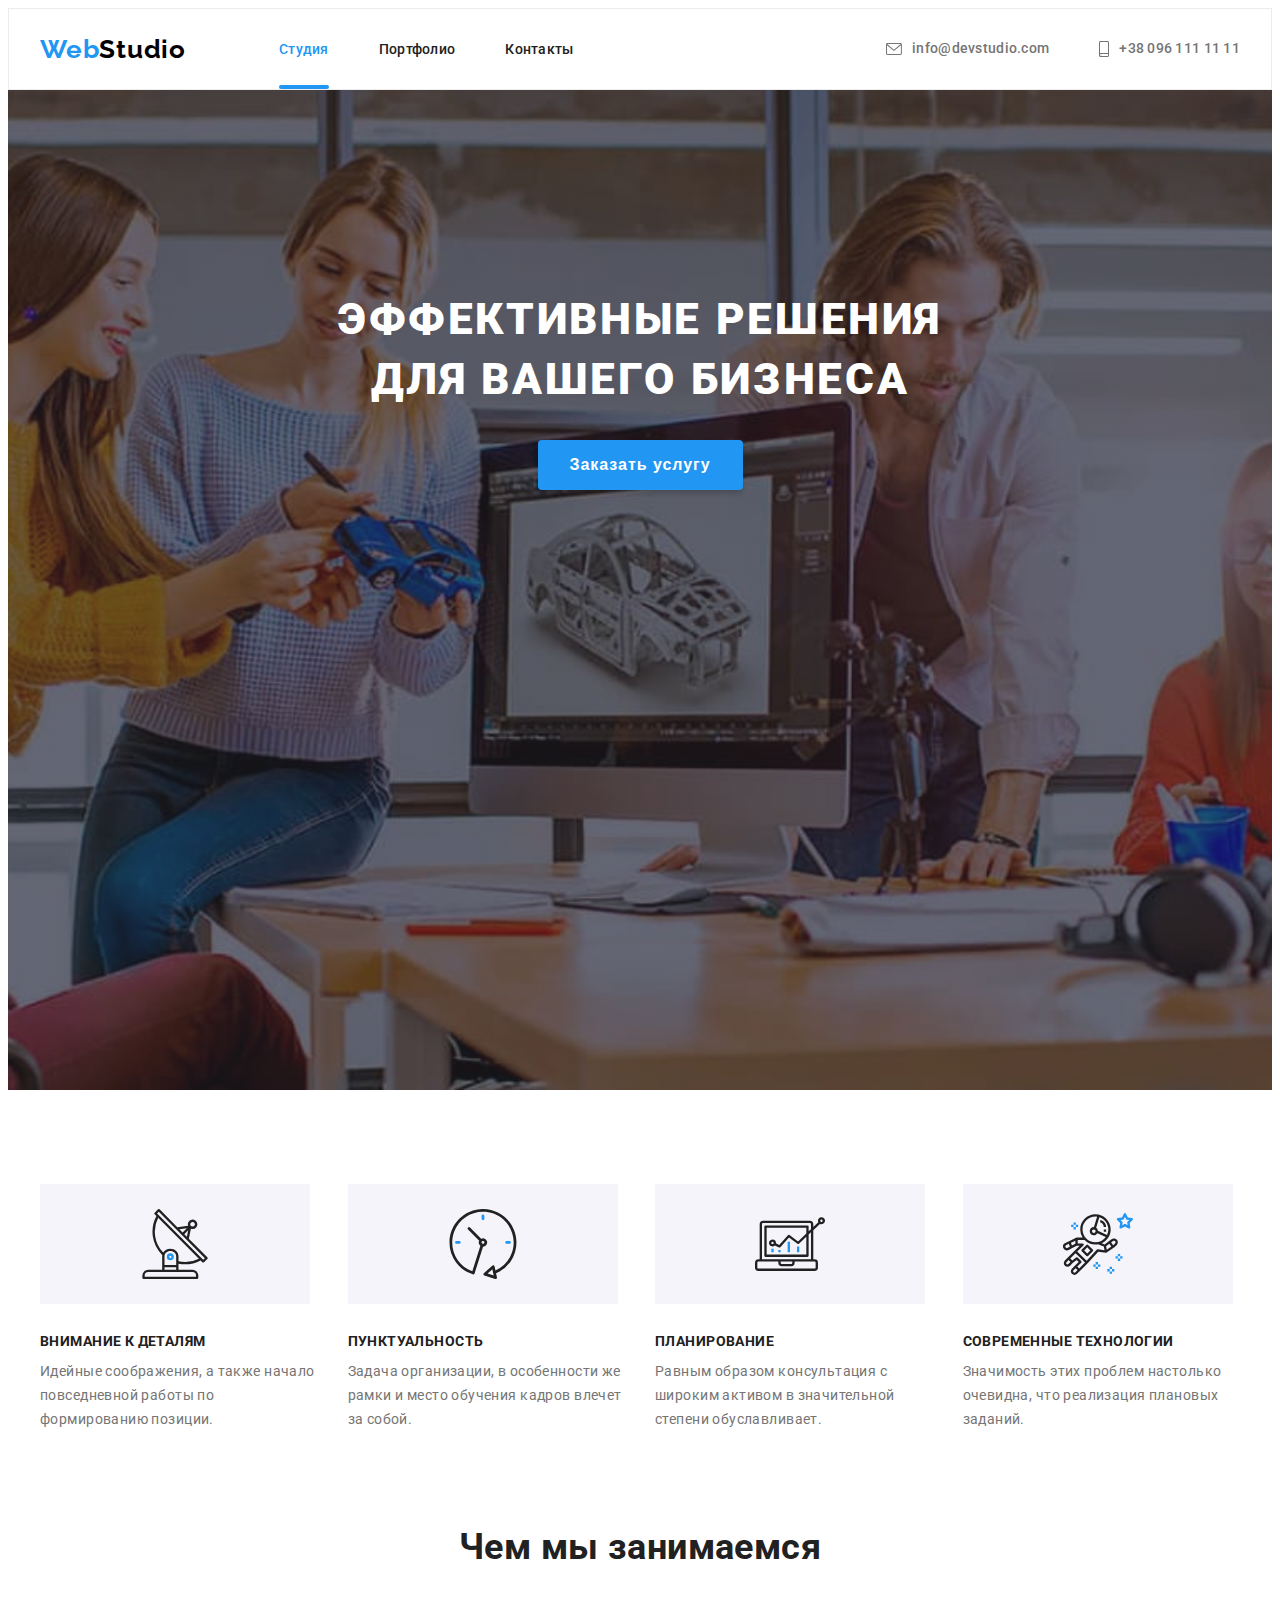
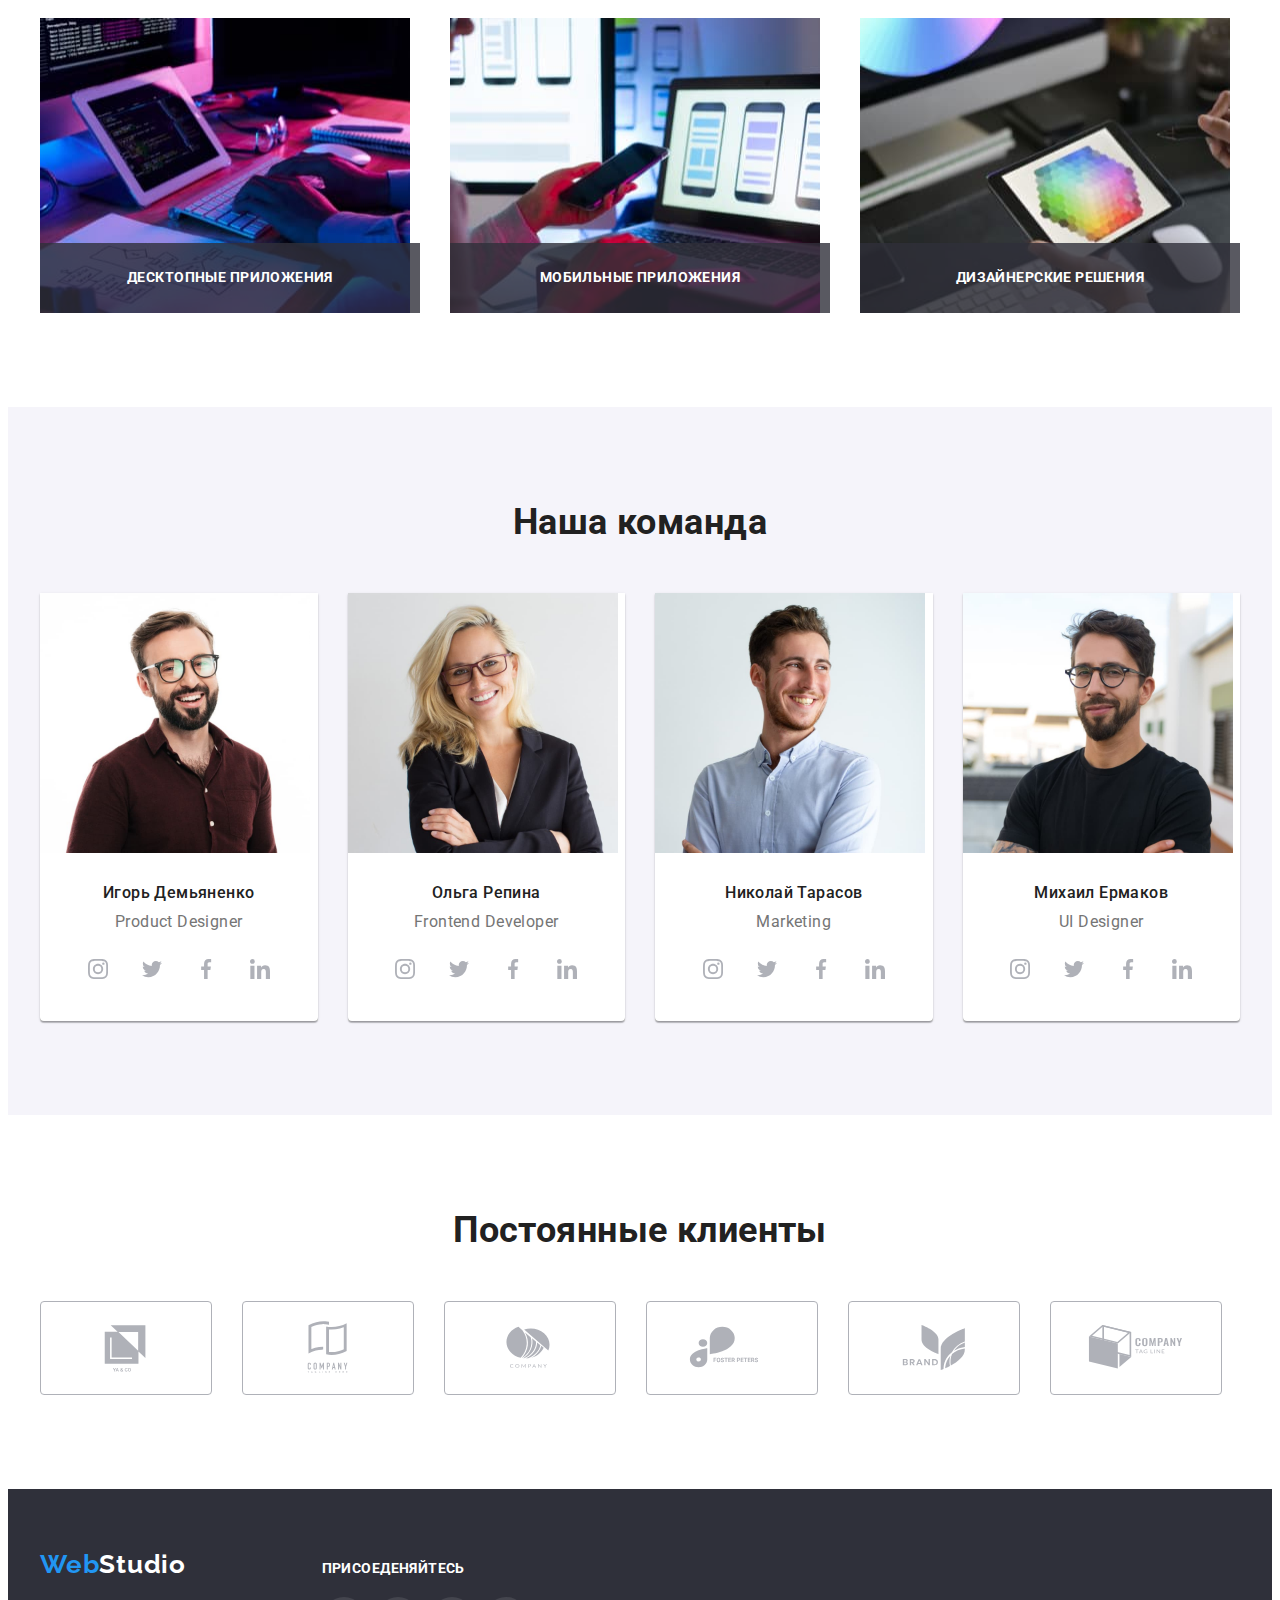
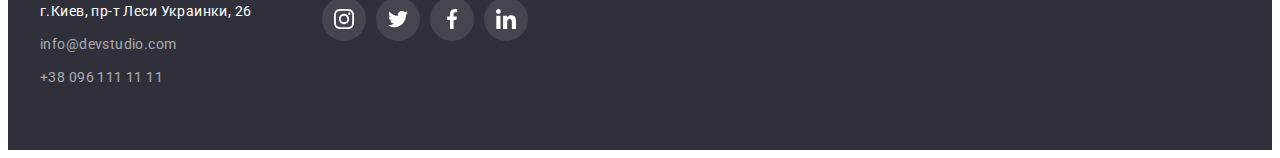
<file: index.html>
<!DOCTYPE html>
<html lang="ru">
  <head>
    <meta charset="UTF-8" />
    <meta http-equiv="X-UA-Compatible" content="IE=edge" />
    <meta name="viewport" content="width=device-width, initial-scale=1.0" />
    <title>WebStudio</title>

    <link rel="preconnect" href="https://fonts.googleapis.com" />
    <link rel="preconnect" href="https://fonts.gstatic.com" crossorigin />
    <link
      href="https://fonts.googleapis.com/css2?family=Raleway:wght@700&family=Roboto:wght@400;500;700;900&display=swap"
      rel="stylesheet"
    />
    <!-- Normalize start -->
    <link
      rel="stylesheet"
      href="https://cdnjs.cloudflare.com/ajax/libs/modern-normalize/1.1.0/modern-normalize.min.css"
      integrity="sha512-wpPYUAdjBVSE4KJnH1VR1HeZfpl1ub8YT/NKx4PuQ5NmX2tKuGu6U/JRp5y+Y8XG2tV+wKQpNHVUX03MfMFn9Q=="
      crossorigin="anonymous"
      referrerpolicy="no-referrer"
    />
    <!-- Normalize end -->
    <link rel="stylesheet" href="./css/styles.css" />
  </head>
  <body>
    <!--Шапка сайта-->
    <header class="header">
      <div class="container header-container">
        <a class="logo logo-header link" href="./index.html"
          >Web<span class="studio-header">Studio</span>
        </a>
        <nav class="header-nav">
          <ul class="header-list list">
            <li class="header-item">
              <a class="header-link link current" href="./index.html">Студия</a>
            </li>
            <li class="header-item">
              <a class="header-link link" href="./portfolio.html">Портфолио</a>
            </li>
            <li class="header-item">
              <a class="header-link link" href="#">Контакты</a>
            </li>
          </ul>
        </nav>

        <ul class="contacts-list list">
          <li class="header-contacts">
            <a class="header-mail link" href="mailto:info@devstudio.com"
              ><svg class="contacts-icon" width="16" height="12">
                <use href="./images/icons.svg#envelope"></use></svg
              >info@devstudio.com</a
            >
          </li>
          <li class="header-contacts">
            <a class="header-phone link" href="tel:+380961111111"
              ><svg class="contacts-icon" width="10" height="16">
                <use href="./images/icons.svg#smartphone"></use></svg
              >+38 096 111 11 11</a
            >
          </li>
        </ul>
      </div>
    </header>

    <main>
      <!--Hero-->
      <section class="hero">
        <div class="container hero-container">
          <h1 class="hero-title">
            эффективные решения<br />
            для вашего бизнеса
          </h1>
          <button class="hero-btn" type="button" data-modal-open>Заказать услугу</button>
        </div>
      </section>

      <!--Наши преимущества-->
      <section class="section benefits">
        <div class="container benefits-container">
          <h2 class="visually-hidden">Наши преимущества</h2>

          <ul class="benefits-list list">
            <li class="benefits-item">
              <div class="benefits-icon-container">
                <svg class="benefits-icon" width="70" height="70">
                  <use href="./images/icons.svg#antenna"></use>
                </svg>
              </div>
              <h3 class="benefits-subtitle">внимание к деталям</h3>
              <p class="benefits-description">
                Идейные соображения, а также начало повседневной работы по формированию позиции.
              </p>
            </li>

            <li class="benefits-item">
              <div class="benefits-icon-container">
                <svg class="benefits-icon" width="70" height="70">
                  <use href="./images/icons.svg#clock"></use>
                </svg>
              </div>
              <h3 class="benefits-subtitle">пунктуальность</h3>
              <p class="benefits-description">
                Задача организации, в особенности же рамки и место обучения кадров влечет за собой.
              </p>
            </li>

            <li class="benefits-item">
              <div class="benefits-icon-container">
                <svg class="benefits-icon" width="70" height="70">
                  <use href="./images/icons.svg#diagram"></use>
                </svg>
              </div>
              <h3 class="benefits-subtitle">планирование</h3>
              <p class="benefits-description">
                Равным образом консультация с широким активом в значительной степени обуславливает.
              </p>
            </li>

            <li class="benefits-item">
              <div class="benefits-icon-container">
                <svg class="benefits-icon" width="70" height="70">
                  <use href="./images/icons.svg#astronaut"></use>
                </svg>
              </div>
              <h3 class="benefits-subtitle">современные технологии</h3>
              <p class="benefits-description">
                Значимость этих проблем настолько очевидна, что реализация плановых заданий.
              </p>
            </li>
          </ul>
        </div>
      </section>

      <!--Чем мы занимаемся-->
      <section class="section activity">
        <div class="container activity-container">
          <h2 class="section-title">Чем мы занимаемся</h2>

          <ul class="activity-list card-set list">
            <li class="activity-item card-set-item">
              <img
                class="activity-img"
                src="./images/activity/activity1.jpg"
                alt="Верстка сайтов"
                width="370"
                height="295"
              />
              <div class="activity-description-container">
                <p class="activity-description">Десктопные приложения</p>
              </div>
            </li>
            <li class="activity-item card-set-item">
              <img
                class="activity-img"
                src="./images/activity/activity2.jpg"
                alt="Мобильные приложения"
                width="370"
                height="295"
              />
              <div class="activity-description-container">
                <p class="activity-description">Мобильные приложения</p>
              </div>
            </li>
            <li class="activity-item card-set-item">
              <img
                class="activity-img"
                src="./images/activity/activity3.jpg"
                alt="Цветовое оформление"
                width="370"
                height="295"
              />
              <div class="activity-description-container">
                <p class="activity-description">Дизайнерские решения</p>
              </div>
            </li>
          </ul>
        </div>
      </section>

      <!--Наша команда-->
      <section class="section team">
        <div class="container team-container">
          <h2 class="section-title">Наша команда</h2>

          <ul class="team-list card-set list">
            <li class="team-item card-set-item">
              <div class="team-card">
                <img
                  class="team-img"
                  src="./images/team/colleague1.jpg"
                  alt="Игорь Демьяненко"
                  width="270"
                  height="260"
                />
                <div class="team-caption">
                  <h3 class="team-subtitle">Игорь Демьяненко</h3>
                  <p class="team-position" lang="en">Product Designer</p>
                  <ul class="socials list">
                    <li class="socials-item">
                      <a
                        class="socials-link link"
                        href="#"
                        target="_blank"
                        rel="noopener noreferer"
                        aria-label="instagram"
                      >
                        <svg class="socials-icon" width="20" height="20">
                          <use href="./images/icons.svg#instagram"></use>
                        </svg>
                      </a>
                    </li>
                    <li class="socials-item">
                      <a
                        class="socials-link link"
                        href="#"
                        target="_blank"
                        rel="noopener noreferer"
                        aria-label="twitter"
                      >
                        <svg class="socials-icon" width="20" height="20">
                          <use href="./images/icons.svg#twitter"></use>
                        </svg>
                      </a>
                    </li>
                    <li class="socials-item">
                      <a
                        class="socials-link link"
                        href="#"
                        target="_blank"
                        rel="noopener noreferer"
                        aria-label="facebook"
                      >
                        <svg class="socials-icon" width="20" height="20">
                          <use href="./images/icons.svg#facebook"></use>
                        </svg>
                      </a>
                    </li>
                    <li class="socials-item">
                      <a
                        class="socials-link link"
                        href="#"
                        target="_blank"
                        rel="noopener noreferer"
                        aria-label="linkedin"
                      >
                        <svg class="socials-icon" width="20" height="20">
                          <use href="./images/icons.svg#linkedin"></use>
                        </svg>
                      </a>
                    </li>
                  </ul>
                </div>
              </div>
            </li>

            <li class="team-item card-set-item">
              <div class="team-card">
                <img
                  class="team-img"
                  src="./images/team/colleague2.jpg"
                  alt="Ольга Репина"
                  width="270"
                  height="260"
                />
                <div class="team-caption">
                  <h3 class="team-subtitle">Ольга Репина</h3>
                  <p class="team-position" lang="en">Frontend Developer</p>
                  <ul class="socials list">
                    <li class="socials-item">
                      <a
                        class="socials-link link"
                        href="#"
                        target="_blank"
                        rel="noopener noreferer"
                        aria-label="instagram"
                      >
                        <svg class="socials-icon" width="20" height="20">
                          <use href="./images/icons.svg#instagram"></use>
                        </svg>
                      </a>
                    </li>
                    <li class="socials-item">
                      <a
                        class="socials-link link"
                        href="#"
                        target="_blank"
                        rel="noopener noreferer"
                        aria-label="twitter"
                      >
                        <svg class="socials-icon" width="20" height="20">
                          <use href="./images/icons.svg#twitter"></use>
                        </svg>
                      </a>
                    </li>
                    <li class="socials-item">
                      <a
                        class="socials-link link"
                        href="#"
                        target="_blank"
                        rel="noopener noreferer"
                        aria-label="facebook"
                      >
                        <svg class="socials-icon" width="20" height="20">
                          <use href="./images/icons.svg#facebook"></use>
                        </svg>
                      </a>
                    </li>
                    <li class="socials-item">
                      <a
                        class="socials-link link"
                        href="#"
                        target="_blank"
                        rel="noopener noreferer"
                        aria-label="linkedin"
                      >
                        <svg class="socials-icon" width="20" height="20">
                          <use href="./images/icons.svg#linkedin"></use>
                        </svg>
                      </a>
                    </li>
                  </ul>
                </div>
              </div>
            </li>

            <li class="team-item card-set-item">
              <div class="team-card">
                <img
                  class="team-img"
                  src="./images/team/colleague3.jpg"
                  alt="Николай Тарасов"
                  width="270"
                  height="260"
                />
                <div class="team-caption">
                  <h3 class="team-subtitle">Николай Тарасов</h3>
                  <p class="team-position" lang="en">Marketing</p>
                  <ul class="socials list">
                    <li class="socials-item">
                      <a
                        class="socials-link link"
                        href="#"
                        target="_blank"
                        rel="noopener noreferer"
                        aria-label="instagram"
                      >
                        <svg class="socials-icon" width="20" height="20">
                          <use href="./images/icons.svg#instagram"></use>
                        </svg>
                      </a>
                    </li>
                    <li class="socials-item">
                      <a
                        class="socials-link link"
                        href="#"
                        target="_blank"
                        rel="noopener noreferer"
                        aria-label="twitter"
                      >
                        <svg class="socials-icon" width="20" height="20">
                          <use href="./images/icons.svg#twitter"></use>
                        </svg>
                      </a>
                    </li>
                    <li class="socials-item">
                      <a
                        class="socials-link link"
                        href="#"
                        target="_blank"
                        rel="noopener noreferer"
                        aria-label="facebook"
                      >
                        <svg class="socials-icon" width="20" height="20">
                          <use href="./images/icons.svg#facebook"></use>
                        </svg>
                      </a>
                    </li>
                    <li class="socials-item">
                      <a
                        class="socials-link link"
                        href="#"
                        target="_blank"
                        rel="noopener noreferer"
                        aria-label="linkedin"
                      >
                        <svg class="socials-icon" width="20" height="20">
                          <use href="./images/icons.svg#linkedin"></use>
                        </svg>
                      </a>
                    </li>
                  </ul>
                </div>
              </div>
            </li>

            <li class="team-item card-set-item">
              <div class="team-card">
                <img
                  class="team-img"
                  src="./images/team/colleague4.jpg"
                  alt="Михаил Ермаков"
                  width="270"
                  height="260"
                />
                <div class="team-caption">
                  <h3 class="team-subtitle">Михаил Ермаков</h3>
                  <p class="team-position" lang="en">UI Designer</p>
                  <ul class="socials list">
                    <li class="socials-item">
                      <a
                        class="socials-link link"
                        href="#"
                        target="_blank"
                        rel="noopener noreferer"
                        aria-label="instagram"
                      >
                        <svg class="socials-icon" width="20" height="20">
                          <use href="./images/icons.svg#instagram"></use>
                        </svg>
                      </a>
                    </li>
                    <li class="socials-item">
                      <a
                        class="socials-link link"
                        href="#"
                        target="_blank"
                        rel="noopener noreferer"
                        aria-label="twitter"
                      >
                        <svg class="socials-icon" width="20" height="20">
                          <use href="./images/icons.svg#twitter"></use>
                        </svg>
                      </a>
                    </li>
                    <li class="socials-item">
                      <a
                        class="socials-link link"
                        href="#"
                        target="_blank"
                        rel="noopener noreferer"
                        aria-label="facebook"
                      >
                        <svg class="socials-icon" width="20" height="20">
                          <use href="./images/icons.svg#facebook"></use>
                        </svg>
                      </a>
                    </li>
                    <li class="socials-item">
                      <a
                        class="socials-link link"
                        href="#"
                        target="_blank"
                        rel="noopener noreferer"
                        aria-label="linkedin"
                      >
                        <svg class="socials-icon" width="20" height="20">
                          <use href="./images/icons.svg#linkedin"></use>
                        </svg>
                      </a>
                    </li>
                  </ul>
                </div>
              </div>
            </li>
          </ul>
        </div>
      </section>

      <!-- Постоянные клиенты -->
      <section class="section clients">
        <div class="container clients-container">
          <h2 class="section-title">Постоянные клиенты</h2>
          <ul class="clients-list card-set list">
            <li class="clients-item card-set-item">
              <a
                class="clients-link link"
                href=""
                target="_blank"
                rel="noopener noreferer"
                aria-label="Client 1"
              >
                <svg class="clients-icon" width="106" height="60">
                  <use href="./images/icons.svg#client-1"></use>
                </svg>
              </a>
            </li>
            <li class="clients-item card-set-item">
              <a
                class="clients-link link"
                href=""
                target="_blank"
                rel="noopener noreferer"
                aria-label="Client 2"
              >
                <svg class="clients-icon" width="106" height="60">
                  <use href="./images/icons.svg#client-2"></use>
                </svg>
              </a>
            </li>
            <li class="clients-item card-set-item">
              <a
                class="clients-link link"
                href=""
                target="_blank"
                rel="noopener noreferer"
                aria-label="Client 3"
              >
                <svg class="clients-icon" width="106" height="60">
                  <use href="./images/icons.svg#client-3"></use>
                </svg>
              </a>
            </li>
            <li class="clients-item card-set-item">
              <a
                class="clients-link link"
                href=""
                target="_blank"
                rel="noopener noreferer"
                aria-label="Client 4"
              >
                <svg class="clients-icon" width="106" height="60">
                  <use href="./images/icons.svg#client-4"></use>
                </svg>
              </a>
            </li>
            <li class="clients-item card-set-item">
              <a
                class="clients-link link"
                href=""
                target="_blank"
                rel="noopener noreferer"
                aria-label="Client 5"
              >
                <svg class="clients-icon" width="106" height="60">
                  <use href="./images/icons.svg#client-5"></use>
                </svg>
              </a>
            </li>
            <li class="clients-item card-set-item">
              <a
                class="clients-link link"
                href=""
                target="_blank"
                rel="noopener noreferer"
                aria-label="Client 6"
              >
                <svg class="clients-icon" width="106" height="60">
                  <use href="./images/icons.svg#client-6"></use>
                </svg>
              </a>
            </li>
          </ul>
        </div>
      </section>
    </main>

    <!--Футер-->
    <footer class="footer">
      <div class="container footer-container">
        <div class="footer-address-container">
          <a class="logo logo-footer link" href="./index.html"
            >Web<span class="studio-footer">Studio</span>
          </a>
          <address class="address">
            <ul class="address-list list">
              <li class="address-item">
                <a
                  class="address-link link"
                  href="https://goo.gl/maps/UamUXXpw73tSwTPm6"
                  target="_blank"
                  rel="noopener noreferrer"
                  >г.Киев, пр-т Леси Украинки, 26</a
                >
              </li>
              <li class="address-item">
                <a class="footer-mail link" href="mailto:info@devstudio.com">info@devstudio.com</a>
              </li>
              <li class="address-item">
                <a class="footer-phone link" href="tel:+380961111111">+38 096 111 11 11</a>
              </li>
            </ul>
          </address>
        </div>

        <div class="footer-socials-container">
          <p class="slogan">присоеденяйтесь</p>
          <ul class="footer-socials-list list">
            <li class="footer-socials-item">
              <a
                class="socials-link-footer link"
                href="#"
                target="_blank"
                rel="noopener noreferer"
                aria-label="instagram"
              >
                <svg class="socials-icon-footer" width="20" height="20">
                  <use href="./images/icons.svg#instagram"></use>
                </svg>
              </a>
            </li>
            <li class="footer-socials-item">
              <a
                class="socials-link-footer link"
                href="#"
                target="_blank"
                rel="noopener noreferer"
                aria-label="twitter"
              >
                <svg class="socials-icon-footer" width="20" height="20">
                  <use href="./images/icons.svg#twitter"></use>
                </svg>
              </a>
            </li>
            <li class="footer-socials-item">
              <a
                class="socials-link-footer link"
                href="#"
                target="_blank"
                rel="noopener noreferer"
                aria-label="facebook"
              >
                <svg class="socials-icon-footer" width="20" height="20">
                  <use href="./images/icons.svg#facebook"></use>
                </svg>
              </a>
            </li>
            <li class="footer-socials-item">
              <a
                class="socials-link-footer link"
                href="#"
                target="_blank"
                rel="noopener noreferer"
                aria-label="linkedin"
              >
                <svg class="socials-icon-footer" width="20" height="20">
                  <use href="./images/icons.svg#linkedin"></use>
                </svg>
              </a>
            </li>
          </ul>
        </div>
      </div>
    </footer>

    <!-- Modal window -->
    <div class="backdrop is-hidden" data-modal>
      <div class="modal">
        <button class="modal-btn" data-modal-close>
          <svg class="modal-btn-icon" width="18" height="18">
            <use href="./images/icons.svg#close-black-icon"></use>
          </svg>
        </button>
      </div>
    </div>
    <script src="./js/modal.js"></script>
  </body>
</html>
</file>
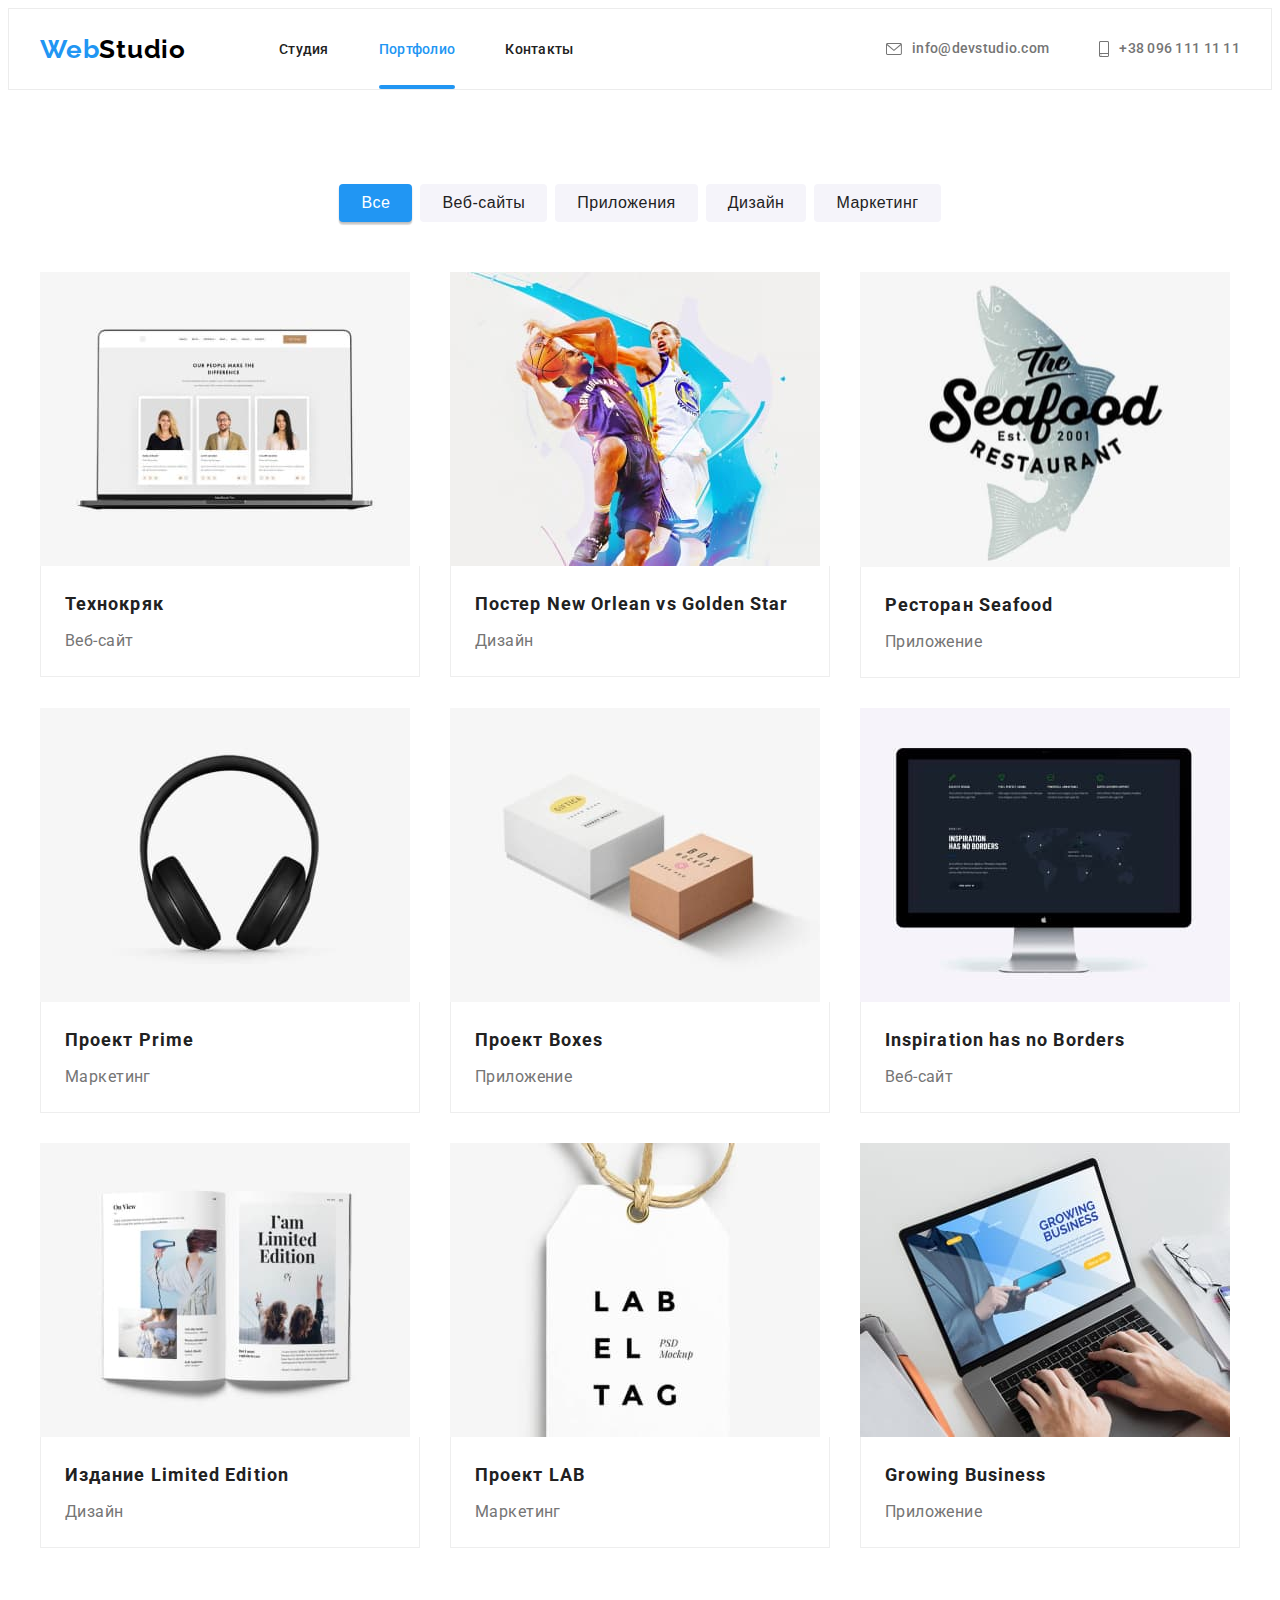
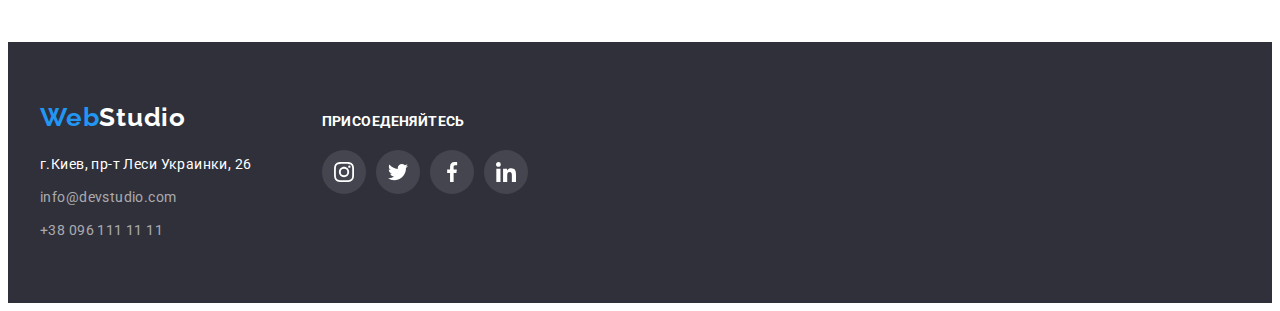
<file: portfolio.html>
<!DOCTYPE html>
<html lang="ru">
  <head>
    <meta charset="UTF-8" />
    <meta http-equiv="X-UA-Compatible" content="IE=edge" />
    <meta name="viewport" content="width=device-width, initial-scale=1.0" />
    <title>Портфолио</title>

    <link rel="preconnect" href="https://fonts.googleapis.com" />
    <link rel="preconnect" href="https://fonts.gstatic.com" crossorigin />
    <link
      href="https://fonts.googleapis.com/css2?family=Raleway:wght@700&family=Roboto:wght@400;500;700;900&display=swap"
      rel="stylesheet"
    />
    <link
      rel="stylesheet"
      href="https://cdnjs.cloudflare.com/ajax/libs/modern-normalize/1.1.0/modern-normalize.min.css"
      integrity="sha512-wpPYUAdjBVSE4KJnH1VR1HeZfpl1ub8YT/NKx4PuQ5NmX2tKuGu6U/JRp5y+Y8XG2tV+wKQpNHVUX03MfMFn9Q=="
      crossorigin="anonymous"
      referrerpolicy="no-referrer"
    />
    <link rel="stylesheet" href="./css/styles.css" />
  </head>
  <body>
    <!--Шапка сайта-->
    <header class="header">
      <div class="container header-container">
        <a class="logo logo-header link" href="./index.html"
          >Web<span class="studio-header">Studio</span>
        </a>
        <nav class="header-nav">
          <ul class="header-list list">
            <li class="header-item">
              <a class="header-link link" href="./index.html">Студия</a>
            </li>
            <li class="header-item">
              <a class="header-link link current" href="./portfolio.html">Портфолио</a>
            </li>
            <li class="header-item">
              <a class="header-link link" href="#">Контакты</a>
            </li>
          </ul>
        </nav>

        <ul class="contacts-list list">
          <li class="header-contacts">
            <a class="header-mail link" href="mailto:info@devstudio.com"
              ><svg class="contacts-icon" width="16" height="12">
                <use href="./images/icons.svg#envelope"></use></svg
              >info@devstudio.com</a
            >
          </li>
          <li class="header-contacts">
            <a class="header-phone link" href="tel:+380961111111"
              ><svg class="contacts-icon" width="10" height="16">
                <use href="./images/icons.svg#smartphone"></use></svg
              >+38 096 111 11 11</a
            >
          </li>
        </ul>
      </div>
    </header>

    <main>
      <h1 class="visually-hidden">Примеры работ</h1>

      <!-- Фильтр -->
      <section class="section portfolio">
        <div class="container">
          <ul class="filter-list list">
            <li class="filter-item">
              <button class="active-btn" type="button">Все</button>
            </li>
            <li class="filter-item">
              <button class="filter-btn" type="button">Веб-сайты</button>
            </li>
            <li class="filter-item">
              <button class="filter-btn" type="button">Приложения</button>
            </li>
            <li class="filter-item">
              <button class="filter-btn" type="button">Дизайн</button>
            </li>
            <li class="filter-item">
              <button class="filter-btn" type="button">Маркетинг</button>
            </li>
          </ul>
          <!-- </div> -->

          <!-- Проекты -->
          <!-- <div class="container"> -->
          <ul class="projects-list card-set list">
            <li class="projects-item card-set-item">
              <a class="projects-link link" href="#">
                <div class="projects-element">
                  <img
                    class="projects-img"
                    src="./images/portfolio/tekhnokryak.jpg"
                    alt="Технокряк"
                    width="370"
                  />
                  <div class="projects-overlay">
                    <p class="overlay-text">
                      Ресурс предлагает комплексные предложения с разным уровнем функционала и
                      сервисов. Все это позволит посетителю получить исчерпывающие сведения о
                      компании или частном лице.
                    </p>
                  </div>
                </div>

                <div class="projects-caption">
                  <h2 class="projects-subtitle">Технокряк</h2>
                  <p class="projects-text">Веб-сайт</p>
                </div>
              </a>
            </li>
            <li class="projects-item card-set-item">
              <a class="projects-link link" href="#">
                <img
                  class="projects-img"
                  src="./images/portfolio/poster_new_orlean.jpg"
                  alt="Постер New Orlean vs Golden Star"
                  width="370"
                />
                <div class="projects-caption">
                  <h2 class="projects-subtitle">Постер New Orlean vs Golden Star</h2>
                  <p class="projects-text">Дизайн</p>
                </div>
              </a>
            </li>
            <li class="projects-item card-set-item">
              <a class="projects-link link" href="#">
                <img
                  class="projects-img"
                  src="./images/portfolio/seafood.jpg"
                  alt="Ресторан Seafood"
                  width="370"
                  height="295"
                />
                <div class="projects-caption">
                  <h2 class="projects-subtitle">Ресторан Seafood</h2>
                  <p class="projects-text">Приложение</p>
                </div>
              </a>
            </li>
            <li class="projects-item card-set-item">
              <div class="projects-card">
                <a class="projects-link link" href="#">
                  <img
                    class="projects-img"
                    src="./images/portfolio/prime.jpg"
                    alt="Проект Prime"
                    width="370"
                  />
                  <div class="projects-caption">
                    <h2 class="projects-subtitle">Проект Prime</h2>
                    <p class="projects-text">Маркетинг</p>
                  </div>
                </a>
              </div>
            </li>
            <li class="projects-item card-set-item">
              <a class="projects-link link" href="#">
                <img
                  class="projects-img"
                  src="./images/portfolio/boxes.jpg"
                  alt="Проект Boxes"
                  width="370"
                />
                <div class="projects-caption">
                  <h2 class="projects-subtitle">Проект Boxes</h2>
                  <p class="projects-text">Приложение</p>
                </div>
              </a>
            </li>
            <li class="projects-item card-set-item">
              <a class="projects-link link" href="#">
                <img
                  class="projects-img"
                  src="./images/portfolio/inspiration.jpg"
                  alt="Inspiration has no Borders"
                  width="370"
                />
                <div class="projects-caption">
                  <h2 class="projects-subtitle">Inspiration has no Borders</h2>
                  <p class="projects-text">Веб-сайт</p>
                </div>
              </a>
            </li>
            <li class="projects-item card-set-item">
              <a class="projects-link link" href="#">
                <img
                  class="projects-img"
                  src="./images/portfolio/limited_edition.jpg"
                  alt="Издание Limited Edition"
                  width="370"
                />
                <div class="projects-caption">
                  <h2 class="projects-subtitle">Издание Limited Edition</h2>
                  <p class="projects-text">Дизайн</p>
                </div>
              </a>
            </li>
            <li class="projects-item card-set-item">
              <a class="projects-link link" href="#">
                <img
                  class="projects-img"
                  src="./images/portfolio/lab.jpg"
                  alt="Проект LAB"
                  width="370"
                />
                <div class="projects-caption">
                  <h2 class="projects-subtitle">Проект LAB</h2>
                  <p class="projects-text">Маркетинг</p>
                </div>
              </a>
            </li>
            <li class="projects-item card-set-item">
              <a class="projects-link link" href="#">
                <img
                  class="projects-img"
                  src="./images/portfolio/growing_business.jpg"
                  alt="Growing Business"
                  width="370"
                />
                <div class="projects-caption">
                  <h2 class="projects-subtitle">Growing Business</h2>
                  <p class="projects-text">Приложение</p>
                </div>
              </a>
            </li>
          </ul>
        </div>
      </section>
    </main>

    <!--Футер-->
    <footer class="footer">
      <div class="container footer-container">
        <div class="footer-address-container">
          <a class="logo logo-footer link" href="./index.html"
            >Web<span class="studio-footer">Studio</span>
          </a>
          <address class="address">
            <ul class="address-list list">
              <li class="address-item">
                <a
                  class="address-link link"
                  href="https://goo.gl/maps/UamUXXpw73tSwTPm6"
                  target="_blank"
                  rel="noopener noreferrer"
                  >г.Киев, пр-т Леси Украинки, 26</a
                >
              </li>
              <li class="address-item">
                <a class="footer-mail link" href="mailto:info@devstudio.com">info@devstudio.com</a>
              </li>
              <li class="address-item">
                <a class="footer-phone link" href="tel:+380961111111">+38 096 111 11 11</a>
              </li>
            </ul>
          </address>
        </div>

        <div class="footer-socials-container">
          <p class="slogan">присоеденяйтесь</p>
          <ul class="footer-socials-list list">
            <li class="footer-socials-item">
              <a
                class="socials-link-footer link"
                href="#"
                target="_blank"
                rel="noopener noreferer"
                aria-label="instagram"
              >
                <svg class="socials-icon-footer" width="20" height="20">
                  <use href="./images/icons.svg#instagram"></use>
                </svg>
              </a>
            </li>
            <li class="footer-socials-item">
              <a
                class="socials-link-footer link"
                href="#"
                target="_blank"
                rel="noopener noreferer"
                aria-label="twitter"
              >
                <svg class="socials-icon-footer" width="20" height="20">
                  <use href="./images/icons.svg#twitter"></use>
                </svg>
              </a>
            </li>
            <li class="footer-socials-item">
              <a
                class="socials-link-footer link"
                href="#"
                target="_blank"
                rel="noopener noreferer"
                aria-label="facebook"
              >
                <svg class="socials-icon-footer" width="20" height="20">
                  <use href="./images/icons.svg#facebook"></use>
                </svg>
              </a>
            </li>
            <li class="footer-socials-item">
              <a
                class="socials-link-footer link"
                href="#"
                target="_blank"
                rel="noopener noreferer"
                aria-label="linkedin"
              >
                <svg class="socials-icon-footer" width="20" height="20">
                  <use href="./images/icons.svg#linkedin"></use>
                </svg>
              </a>
            </li>
          </ul>
        </div>
      </div>
    </footer>
  </body>
</html>
</file>
<file: css/styles.css>
/* основний колір тексту color: #212121; */
/* другорядний колір тексту color: #757575; */
/* колір ховера #2196f3; */
/* основний колір фона background: #ffffff; */
/* другорядний колір фона background: #F5F4FA; */
/* фон HERO і футера #2f303a; */

:root {
  /* fonts */
  --main-font: 'Roboto', sans-serif;
  --secondary-font: 'Raleway', sans-serif;

  /* text colors */
  --primary-text-color: #212121;
  --secondary-text-color: #757575;
  --white-text-color: #ffffff;
  --accent-color: #2196f3;
  --second-part-logo-color: #000000;

  /* bg colors */
  --primary-bg-color: #ffffff;
  --secondary-bg-color: #f5f4fa;
  --hero-footer-bg-color: #2f303a;
  --projects-border-color: 1px solid #eeeeee;
  --upper-line-color: 1px solid #ececec;
  --footer-icons-bg-color: rgba(255, 255, 255, 0.1);
  --backdrop-bg-color: rgba(0, 0, 0, 0.2);

  /* icons colors */
  --primary-icons-fill-color: #afb1b8;

  /* btn */
  --hero-btn-hover-color: #188ce8;
  --hero-btn-box-shadow: 0px 4px 4px rgba(0, 0, 0, 0.15);
  --filtr-btn-box-shadow: 0px 3px 1px rgba(0, 0, 0, 0.1), 0px 1px 2px rgba(0, 0, 0, 0.08),
    0px 2px 2px rgba(0, 0, 0, 0.12);

  /* margin, padding, gaps, shadows */
  --card-set-gap: 30px;
  --card-shadow: 0px 1px 3px rgba(0, 0, 0, 0.12), 0px 1px 1px rgba(0, 0, 0, 0.14),
    0px 2px 1px rgba(0, 0, 0, 0.2);
  --portfolio-card-shadow: 0px 1px 1px rgba(0, 0, 0, 0.12), 0px 4px 4px rgba(0, 0, 0, 0.06),
    1px 4px 6px rgba(0, 0, 0, 0.16);
  --portfolio-btn-shadow: 0px 3px 1px rgba(0, 0, 0, 0.1), 0px 1px 2px rgba(0, 0, 0, 0.08),
    0px 2px 2px rgba(0, 0, 0, 0.12);
  --modal-box-shadow: 0px 1px 3px rgba(0, 0, 0, 0.12), 0px 1px 1px rgba(0, 0, 0, 0.14),
    0px 2px 1px rgba(0, 0, 0, 0.2);

  /* others */

  --timing-function: cubic-bezier(0.4, 0, 0.2, 1);
}

/* можна настроїти список
.card-set {
  display: flex;
  flex-wrap: wrap;
  gap: var(--card-set-gap);
} */

/* 
.card-set-item {
} */

body {
  font-family: var(--main-font);
  background-color: var(--primary-bg-color);
  color: var(--primary-text-color);
  font-size: 14px;
  letter-spacing: 0.03em;
}

/*--- частковий ресет стилей браузера ---*/

h1,
h2,
h3,
h4,
h5,
h6,
p {
  margin: 0;
}

img {
  display: block;
  max-width: 100%;
}

.link {
  text-decoration: none;
  color: currentColor;
}

.list {
  list-style: none;
  padding: 0;
  margin: 0;
}

/*--- Section ---*/
.section {
  padding-top: 94px;
  padding-bottom: 94px;
}

/*--- Container ---*/

.container {
  width: 1200px;
  padding-left: 15px;
  padding-right: 15px;
  margin-left: auto;
  margin-right: auto;
  /* 
  outline: 2px dashed tomato;
  outline-offset: -2px; */
}

/*-------------- Header -----------------*/
.header {
  border: var(--upper-line-color);
}
.header-container {
  display: flex;
  align-items: center;
}

.logo-header {
  margin-right: 93px;
}

.header-list {
  display: flex;
  gap: 50px;
}

.header-link,
.header-phone,
.header-mail {
  padding: 32px 0;
}

.header-container .logo {
  padding: 24px 0;
}

.contacts-list .header-contacts + .header-contacts {
  margin-left: 50px;
}

/* .header-mail,
.header-phone {
  display: inline-flex;
  align-items: center;
} */
.header-contacts {
  align-items: baseline;
}

.contacts-icon {
  fill: currentColor;
  margin-right: 10px;
}

.logo {
  color: var(--accent-color);
  font-family: var(--secondary-font);
  font-weight: 700;
  font-size: 26px;
  line-height: 1.19;
  letter-spacing: 0.03em;
}

.studio-header {
  color: var(--second-part-logo-color);
  font-family: var(--secondary-font);
  font-weight: 700;
  font-size: 26px;
  line-height: 1.19;
  letter-spacing: 0.03em;
}

.header-link {
  color: var(--primary-text-color);
  font-weight: 500;
  line-height: 1.14;
  letter-spacing: 0.02em;

  transition: color 250ms cubic-bezier(0.4, 0, 0.2, 1);
}

.header-link:hover,
.header-link:focus {
  color: var(--accent-color);
}

.contacts-list {
  display: flex;
  margin-left: auto;
}

.header-phone,
.header-mail {
  display: flex;
  align-items: center;
  color: var(--secondary-text-color);
  font-weight: 500;
  line-height: 1.14;
  letter-spacing: 0.02em;

  transition: color 250ms cubic-bezier(0.4, 0, 0.2, 1);
}

.header-phone:hover,
.header-phone:focus,
.header-mail:hover,
.header-mail:focus {
  color: var(--accent-color);
}

.header-link.current {
  position: relative;
  color: var(--accent-color);
}

.header-link.current::after {
  content: '';
  position: absolute;
  bottom: 0;
  left: 0;

  display: block;
  width: 100%;
  height: 4px;

  border-radius: 2px;
  background-color: var(--accent-color);
}

/* ----------------Hero ----------------------*/

.hero {
  max-width: 1600px;
  height: 600px;
  margin-right: auto;
  margin-left: auto;
  text-align: center;
  padding: 200px 0;

  background-color: var(--hero-footer-bg-color);
  background-image: linear-gradient(to right, rgba(47, 48, 58, 0.4), rgba(47, 48, 58, 0.4)),
    url(../images/hero/hero-img.jpg);
  background-repeat: no-repeat;
  background-position: center;
  background-size: cover;
}

.hero-title {
  color: var(--white-text-color);
  font-weight: 900;
  font-size: 44px;
  line-height: 1.36;
  text-align: center;
  letter-spacing: 0.06em;
  text-transform: uppercase;
  margin-bottom: 30px;
}

.hero-btn {
  display: inline-block;
  padding: 10px 32px;
  border: none;
  min-width: 200px;
  border-radius: 4px;

  color: var(--white-text-color);
  background-color: var(--accent-color);
  box-shadow: var(--hero-btn-box-shadow);
  font-weight: 700;
  font-size: 16px;
  line-height: 1.88;
  letter-spacing: 0.06em;

  cursor: pointer;

  transition: background-color 250ms cubic-bezier(0.4, 0, 0.2, 1);
}

.hero-btn:hover,
.hero-btn:focus {
  background-color: var(--hero-btn-hover-color);
}

/*-------------- Наши преимущества --------------*/

.benefits {
  padding-bottom: 0;
}

.visually-hidden {
  position: absolute;
  width: 1px;
  height: 1px;
  margin: -1px;
  border: 0;
  padding: 0;

  white-space: nowrap;
  clip-path: inset(100%);
  clip: rect(0 0 0 0);
  overflow: hidden;
}

.benefits-list {
  display: flex;
  gap: var(--card-set-gap);
}

.benefits-item {
  display: block;
  width: 270px;
  flex-basis: calc((100% - var(--card-set-gap) * 2) / 3);
}

.benefits-icon-container {
  width: 270px;
  height: 120px;
  display: flex;
  align-items: center;
  justify-content: center;
  margin-bottom: 30px;
  background-color: var(--secondary-bg-color);
}

.benefits-subtitle {
  font-size: 14px;
  line-height: 1.14;

  text-transform: uppercase;
  margin-bottom: 10px;
}

.benefits-description {
  color: var(--secondary-text-color);
  font-weight: 400;
  line-height: 1.71;
}

/*------------- Чем мы занимаемся ----------------*/

.section.activity {
  text-align: center;
}

.section-title {
  font-size: 36px;
  line-height: 1.17;
  margin-bottom: 50px;
}

.activity-list {
  display: flex;
  flex-wrap: wrap;
  gap: var(--card-set-gap);
}

.activity-item {
  flex-basis: calc((100% - var(--card-set-gap) * 2) / 3);
  position: relative;
}

.activity-description {
  position: absolute;
  bottom: 0;
  left: 0;
  width: 100%;
  height: 70px;

  display: flex;
  align-items: center;
  justify-content: center;

  color: var(--white-text-color);
  background-color: rgba(47, 48, 58, 0.8);
  font-weight: 700;
  line-height: 1.14;
  text-transform: uppercase;
}

/*--------------- Наша команда ----------------*/

.section.team {
  text-align: center;
}

.section.team {
  background-color: var(--secondary-bg-color);
}

.team-list {
  display: flex;
  flex-wrap: wrap;
  gap: var(--card-set-gap);
}

.team-item {
  flex-basis: calc((100% - var(--card-set-gap) * 3) / 4);
}

/* .team-item * {
 outline: 1px solid tomato;
  outline-offset: -2px;
} */

.team-card {
  box-shadow: var(--card-shadow);
  border-radius: 0px 0px 4px 4px;
}

.team-caption {
  padding: 30px 0;
}

.team-item {
  background-color: var(--primary-bg-color);
}

.team-subtitle {
  font-weight: 500;
  font-size: 16px;
  line-height: 1.19;
}

.team-position {
  font-size: 16px;
  line-height: 1.19;

  color: var(--secondary-text-color);
  margin-top: 10px;
  margin-bottom: 16px;
}

.socials {
  display: flex;
  justify-content: center;
  gap: 10px;
}

.socials-link {
  display: flex;
  align-items: center;
  justify-content: center;
  width: 44px;
  height: 44px;

  color: var(--primary-icons-fill-color);

  border-radius: 50%;

  transition: background-color 250ms cubic-bezier(0.4, 0, 0.2, 1),
    color 250ms cubic-bezier(0.4, 0, 0.2, 1);
}

.socials-link:hover,
.socials-link:focus {
  background-color: var(--accent-color);
  color: var(--white-text-color);
}

/* при currentColor іконка копіює батьківський колір - колір LINK */
.socials-icon {
  fill: currentColor;
}

/* .socials-link.current {
  background-color: var(--accent-color);
  color: var(--white-text-color);
} */

/* -----------Постоянные Клиенты------------ */
.section.clients {
  text-align: center;
}

.clients-list {
  display: flex;

  gap: 30px;
}

/* .clients-item {
  display: flex;
  gap: 30px;
  margin-left: auto;
  margin-right: auto;
  flex-basis: calc((100% - var(--card-set-gap) * 5) / 6);
} */

.clients-link {
  display: flex;
  width: 170px;
  height: 92px;
  justify-content: center;
  align-items: center;
  border: 1px solid var(--primary-icons-fill-color);
  border-radius: 4px;

  color: var(--primary-icons-fill-color);

  transition: border-color 250ms cubic-bezier(0.4, 0, 0.2, 1),
    color 250ms cubic-bezier(0.4, 0, 0.2, 1);
}

.clients-icon {
  fill: currentColor;
}

.clients-link:hover,
.clients-link:focus {
  border-color: var(--accent-color);
  color: var(--accent-color);
}

/*------------ Footer -----------------*/

.footer-container {
  display: flex;
  align-items: baseline;
}

.footer-address-container {
  margin-right: 70px;
}

.footer {
  background-color: var(--hero-footer-bg-color);

  padding-top: 60px;
  padding-bottom: 60px;
}

.studio-footer {
  color: var(--white-text-color);
  font-family: var(--secondary-font);
  font-weight: 700;
  font-size: 26px;
  line-height: 1.19;
}

.address {
  margin-top: 20px;
  font-style: normal;
}

.address-link {
  color: var(--white-text-color);
  font-style: normal;
  font-weight: 400;
  line-height: 1.71;
  margin-bottom: 9px;

  transition: color 250ms cubic-bezier(0.4, 0, 0.2, 1);
}

.address-link:hover,
.address-link:focus {
  color: var(--accent-color);
}

.address-item {
  margin-bottom: 9px;
}

.address-item:last-child {
  margin-bottom: 0;
}

.footer-mail,
.footer-phone {
  color: rgba(255, 255, 255, 0.6);

  font-weight: 400;
  line-height: 1.71;

  transition: color 250ms cubic-bezier(0.4, 0, 0.2, 1);
}

.footer-mail:hover,
.footer-mail:focus,
.footer-phone:hover,
.footer-phone:focus {
  color: var(--accent-color);
}

.slogan {
  color: var(--white-text-color);
  font-weight: 700;
  font-size: 14px;
  line-height: 1.14;
  letter-spacing: 0.03em;
  text-transform: uppercase;
  margin-bottom: 20px;
}

.footer-socials-list {
  display: flex;
  align-items: center;
  justify-content: center;
  gap: 10px;
}
.socials-link-footer {
  display: flex;
  align-items: center;
  justify-content: center;
  width: 44px;
  height: 44px;

  background-color: var(--footer-icons-bg-color);
  border-radius: 50%;

  transition: background-color 250ms cubic-bezier(0.4, 0, 0.2, 1);
}

.socials-icon-footer {
  fill: var(--white-text-color);
}

.socials-link-footer:hover,
.socials-link-footer:focus {
  background-color: var(--accent-color);
}

.socials-link-footer:hover .socials-link-footer,
.socials-link-footer:focus .socials-link-footer {
  background-color: var(--accent-color);
  fill: var(--white-text-color);
}

/*--------------------- Портфолио ---------------------*/

/* Фільтр */
.filter-list {
  display: flex;
  justify-content: center;
  margin-bottom: 50px;
}

.filter-list .filter-item + .filter-item {
  margin-left: 8px;
}

.active-btn {
  color: var(--white-text-color);
  background-color: var(--accent-color);
  font-weight: 500;
  font-size: 16px;
  line-height: 1.62;
  letter-spacing: 0.03em;
  cursor: pointer;
  border-radius: 4px;
  border: none;
  padding: 6px 22px;
  box-shadow: var(--filtr-btn-box-shadow);
}

.filter-btn {
  color: var(--primary-text-color);
  background-color: var(--secondary-bg-color);
  font-weight: 500;
  font-size: 16px;
  line-height: 1.62;
  letter-spacing: 0.03em;
  cursor: pointer;
  border-radius: 4px;
  border: none;
  padding: 6px 22px;

  transition: background-color 250ms cubic-bezier(0.4, 0, 0.2, 1),
    color 250ms cubic-bezier(0.4, 0, 0.2, 1), box-shadow 250ms cubic-bezier(0.4, 0, 0.2, 1);
}

.filter-btn:hover,
.filter-btn:focus {
  background-color: var(--accent-color);
  color: var(--white-text-color);
  box-shadow: var(--portfolio-btn-shadow);
}

/*--- Проекти портфоліо ---*/
.projects-list {
  display: flex;
  flex-wrap: wrap;
  gap: var(--card-set-gap);
}

.projects-item {
  flex-basis: calc((100% - var(--card-set-gap) * 2) / 3);
}

.projects-link {
  display: block;
  transition: box-shadow 250ms cubic-bezier(0.4, 0, 0.2, 1);
}

.projects-link:hover,
.projects-link:focus {
  box-shadow: var(--portfolio-card-shadow);
}

.overlay-text {
  font-size: 18px;
  line-height: 1.56;

  letter-spacing: 0.03em;

  color: var(--white-text-color);
}

.projects-element {
  position: relative;
  overflow: hidden;
}

.projects-overlay {
  position: absolute;
  top: 0;
  left: 0;

  transform: translateY(100%);

  display: flex;
  align-items: center;
  justify-content: center;

  width: 100%;
  height: 100%;
  padding: 63px 24px;

  background-color: rgba(33, 150, 243, 0.9);

  transition: transform 250ms cubic-bezier(0.4, 0, 0.2, 1);
}

.projects-link:hover .projects-overlay,
.projects-link:focus .projects-overlay {
  transform: translateY(0);
}

.projects-subtitle {
  color: var(--primary-text-color);
  font-weight: 700;
  font-size: 18px;
  line-height: 2;
  letter-spacing: 0.06em;

  margin-bottom: 4px;
}

.projects-text {
  color: var(--secondary-text-color);
  font-weight: 400;
  font-size: 16px;
  line-height: 1.88;
}

.projects-caption {
  padding: 20px 24px;
  border: var(--projects-border-color);
  border-top: none;
}

/* ============ Modal window ============ */
.backdrop {
  position: fixed;
  top: 0;
  left: 0;
  z-index: 1000;

  width: 100%;
  height: 100%;

  background-color: var(--backdrop-bg-color);

  opacity: 1;
  visibility: visible;
  pointer-events: initial;

  transition: opacity 250ms cubic-bezier(0.4, 0, 0.2, 1),
    visibility 250ms cubic-bezier(0.4, 0, 0.2, 1);
}

.backdrop.is-hidden {
  opacity: 0;
  visibility: hidden;
  pointer-events: none;
}

.backdrop.is-hidden .modal {
  transform: translate(-50%, -50%) scale(1.1);
}

.modal {
  position: absolute;
  top: 50%;
  left: 50%;

  width: 528px;
  height: 581px;

  background-color: var(--primary-bg-color);
  box-shadow: var(--modal-box-shadow);
  border-radius: 4px;

  transform: translate(-50%, -50%) scale(1);
  transition: transform 250ms cubic-bezier(0.4, 0, 0.2, 1),
    visibility 250ms cubic-bezier(0.4, 0, 0.2, 1);
}

/* .backdrop.is-hidden .modal {
  opacity: 0;
  transform: translate(-50%, -50%) scale(0.9);
} */

.modal-btn {
  position: absolute;
  top: 8px;
  right: 8px;

  display: flex;
  align-items: center;
  justify-content: center;
  width: 30px;
  height: 30px;
  padding: 0;

  border-radius: 50%;
  border: 1px solid rgba(0, 0, 0, 0.1);
  background-color: transparent;
  cursor: pointer;
}
</file>
